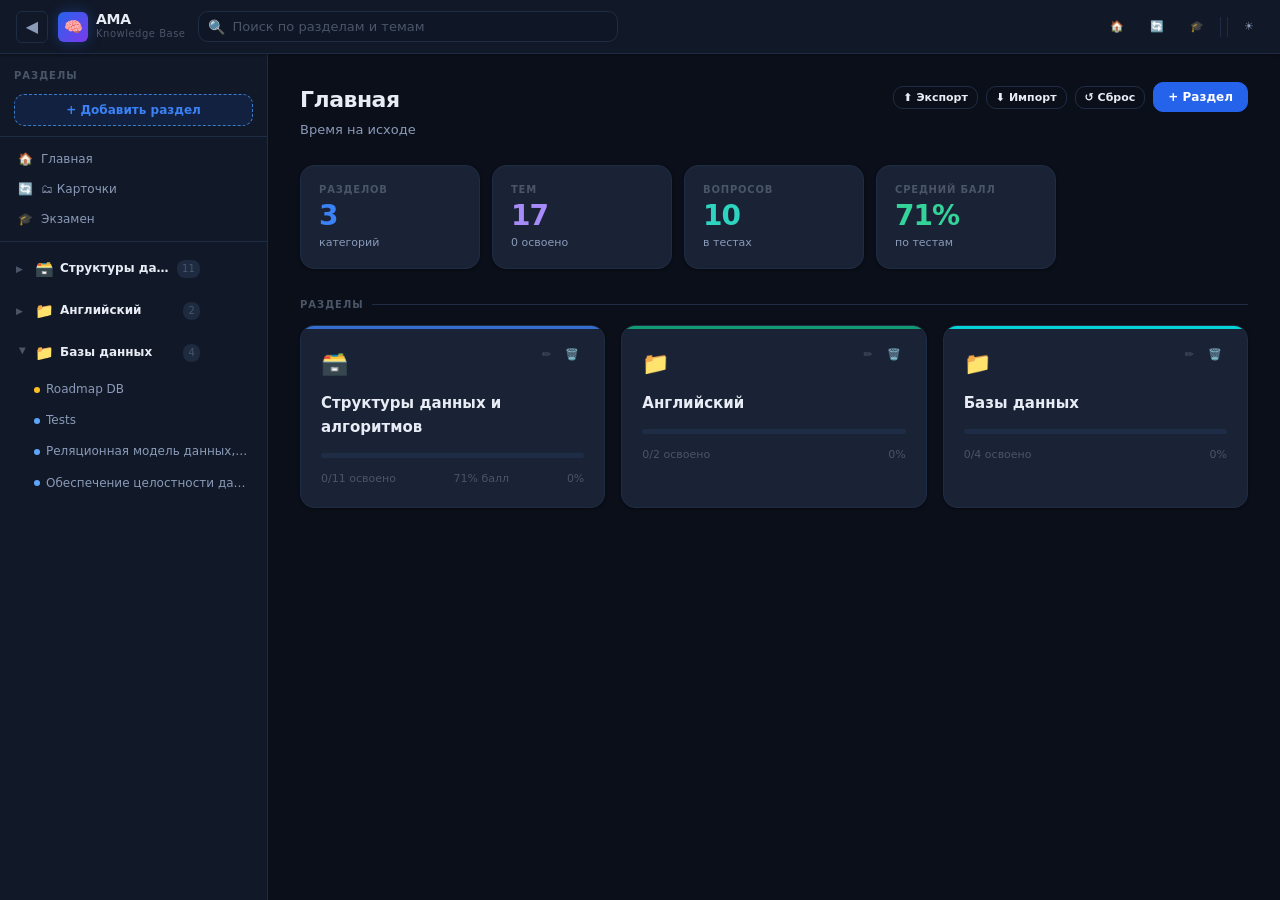
<file: index.html>
<!DOCTYPE html>
<html lang="ru" data-theme="dark">
<head>
  <meta charset="UTF-8">
  <meta name="viewport" content="width=device-width, initial-scale=1.0">
  <title>Maxatbek</title>
  <link rel="stylesheet" href="style.css">
</head>
<body>

<div id="app">

  <!-- ══ TOPBAR ══════════════════════════════════════ -->
  <header id="topbar">
    <div class="topbar-left">
      <button class="btn-sidebar-toggle" id="btnSidebar" title="Скрыть/показать панель">◀</button>
      <a class="logo" href="#" onclick="return false">
        <div class="logo-icon">🧠</div>
        <div>
          <div class="logo-text">AMA</div>
          <div class="logo-version">Knowledge Base</div>
        </div>
      </a>
    </div>

    <div class="topbar-search">
      <span class="topbar-search-icon">🔍</span>
      <input type="text" id="searchInput" placeholder="Поиск по разделам и темам" autocomplete="off">
    </div>

    <div class="topbar-right">
      <!-- Nav Pills -->
      <button class="btn btn-ghost btn-sm" id="navHome" title="Главная">🏠</button>
      <button class="btn btn-ghost btn-sm" id="navRep" title="К повторению">🔄</button>
      <button class="btn btn-ghost btn-sm" id="navExam" title="Экзамен">🎓</button>

      <div style="width:1px;height:20px;background:var(--border);flex-shrink:0"></div>

      <!-- <button class="btn btn-secondary btn-sm" id="btnExport" title="Экспорт данных">Экс</button>
      <button class="btn btn-secondary btn-sm" id="btnImport" title="Импорт данных">Имп</button> -->

      <div style="width:1px;height:20px;background:var(--border);flex-shrink:0"></div>

      <button class="btn btn-ghost btn-sm btn-icon-round" id="btnTheme" title="Сменить тему">☀️</button>
    </div>
  </header>

  <!-- ══ LAYOUT ══════════════════════════════════════ -->
  <div id="layout">

    <!-- ══ SIDEBAR ══════════════════════════════════ -->
    <aside id="sidebar">
      <div class="sidebar-header">
        <div class="sidebar-title">Разделы</div>
        <button class="btn-add-section" id="btnAddSection">+ Добавить раздел</button>
      </div>

      <!-- Nav links -->
      <div style="padding:8px;border-bottom:1px solid var(--border)">
        <div style="display:flex;flex-direction:column;gap:2px">
          <button class="sidebar-nav-btn" onclick="document.getElementById('navHome').click()" style="display:flex;align-items:center;gap:8px;padding:7px 10px;background:none;border:none;border-radius:var(--radius-md);cursor:pointer;color:var(--text-secondary);font-size:12px;font-family:var(--font-ui);font-weight:500;transition:all 0.15s;width:100%;text-align:left" onmouseover="this.style.background='var(--bg-hover)';this.style.color='var(--text-primary)'" onmouseout="this.style.background='none';this.style.color='var(--text-secondary)'">🏠 <span>Главная</span></button>
          <button class="sidebar-nav-btn" onclick="document.getElementById('navRep').click()" style="display:flex;align-items:center;gap:8px;padding:7px 10px;background:none;border:none;border-radius:var(--radius-md);cursor:pointer;color:var(--text-secondary);font-size:12px;font-family:var(--font-ui);font-weight:500;transition:all 0.15s;width:100%;text-align:left" onmouseover="this.style.background='var(--bg-hover)';this.style.color='var(--text-primary)'" onmouseout="this.style.background='none';this.style.color='var(--text-secondary)'">🔄 <span>🗂 Карточки</span></button>
          <button class="sidebar-nav-btn" onclick="document.getElementById('navExam').click()" style="display:flex;align-items:center;gap:8px;padding:7px 10px;background:none;border:none;border-radius:var(--radius-md);cursor:pointer;color:var(--text-secondary);font-size:12px;font-family:var(--font-ui);font-weight:500;transition:all 0.15s;width:100%;text-align:left" onmouseover="this.style.background='var(--bg-hover)';this.style.color='var(--text-primary)'" onmouseout="this.style.background='none';this.style.color='var(--text-secondary)'">🎓 <span>Экзамен</span></button>
        </div>
      </div>

      <div class="sections-list" id="sectionsList"></div>
    </aside>

    <!-- ══ MAIN CONTENT ════════════════════════════ -->
    <main id="main">
      <div id="content">
        <!-- Views are rendered here dynamically -->
      </div>
    </main>

    <!-- ══ STATS PANEL ════════════════════════════ -->
    <!-- <aside id="statsPanel"></aside> -->

  </div>
</div>

<!-- ══ MODALS injected dynamically by JS ══════════ -->

<script src="script.js"></script>
<script>
  // Wire up sidebar Add Section button
  document.getElementById('btnAddSection')?.addEventListener('click', () => openSectionModal());
</script>
</body>
</html>
</file>
<file: style.css>
/* ═══════════════════════════════════════════════
   PKB 2.0 — Personal Knowledge Base
   Design: Refined Dark Intelligence Platform
   ═══════════════════════════════════════════════ */

/* ── CUSTOM PROPERTIES ─────────────────────────── */
:root {
  --font-ui:    'Segoe UI', system-ui, -apple-system, sans-serif;
  --font-mono:  'Cascadia Code', 'Fira Code', 'JetBrains Mono', 'Consolas', monospace;
  --font-head:  'Segoe UI', system-ui, sans-serif;

  /* Dark palette */
  --bg-app:       #0b0f19;
  --bg-surface:   #111827;
  --bg-panel:     #151d2e;
  --bg-card:      #1a2236;
  --bg-hover:     #1e2a40;
  --bg-active:    #1e3a5f;
  --bg-input:     #0f1626;
  --bg-overlay:   rgba(0, 0, 0, 0.75);
  --bg-tooltip:   #0f1626;

  --border:       #1e2d45;
  --border-light: #253553;
  --border-focus: #3b7ccc;

  --text-primary:   #e8edf5;
  --text-secondary: #8a9ab8;
  --text-muted:     #4a5568;
  --text-code:      #93c5fd;
  --text-link:      #60a5fa;

  --accent:         #2563eb;
  --accent-hover:   #3b82f6;
  --accent-glow:    rgba(37, 99, 235, 0.3);
  --accent-dim:     rgba(37, 99, 235, 0.12);

  --green:          #059669;
  --green-text:     #34d399;
  --green-bg:       rgba(5, 150, 105, 0.12);
  --amber:          #d97706;
  --amber-text:     #fbbf24;
  --amber-bg:       rgba(217, 119, 6, 0.12);
  --red:            #dc2626;
  --red-text:       #f87171;
  --red-bg:         rgba(220, 38, 38, 0.12);
  --purple:         #7c3aed;
  --purple-text:    #a78bfa;
  --purple-bg:      rgba(124, 58, 237, 0.12);
  --teal:           #0d9488;
  --teal-text:      #2dd4bf;
  --teal-bg:        rgba(13, 148, 136, 0.12);

  --radius-xs: 3px;
  --radius-sm: 6px;
  --radius-md: 10px;
  --radius-lg: 14px;
  --radius-xl: 20px;

  --shadow-xs:  0 1px 3px rgba(0,0,0,0.4);
  --shadow-sm:  0 2px 8px rgba(0,0,0,0.45);
  --shadow-md:  0 4px 16px rgba(0,0,0,0.5);
  --shadow-lg:  0 8px 32px rgba(0,0,0,0.6);
  --shadow-xl:  0 16px 48px rgba(0,0,0,0.7);
  --glow-accent: 0 0 20px rgba(37, 99, 235, 0.25);

  --sidebar-w:  268px;
  --topbar-h:   54px;

  --transition: 0.15s ease;
  --transition-md: 0.25s ease;
}

[data-theme="light"] {
  --bg-app:       #f0f4f8;
  --bg-surface:   #ffffff;
  --bg-panel:     #f8fafc;
  --bg-card:      #ffffff;
  --bg-hover:     #f0f5ff;
  --bg-active:    #dbeafe;
  --bg-input:     #f8faff;
  --bg-overlay:   rgba(0,0,0,0.5);
  --bg-tooltip:   #1e293b;

  --border:       #e2e8f0;
  --border-light: #cbd5e1;
  --border-focus: #3b82f6;

  --text-primary:   #1e293b;
  --text-secondary: #475569;
  --text-muted:     #94a3b8;
  --text-code:      #2563eb;
  --text-link:      #2563eb;

  --accent:         #2563eb;
  --accent-hover:   #1d4ed8;
  --accent-glow:    rgba(37, 99, 235, 0.15);
  --accent-dim:     rgba(37, 99, 235, 0.08);

  --green-text:     #059669;
  --green-bg:       rgba(5, 150, 105, 0.08);
  --amber-text:     #d97706;
  --amber-bg:       rgba(217, 119, 6, 0.08);
  --red-text:       #dc2626;
  --red-bg:         rgba(220, 38, 38, 0.08);
  --purple-text:    #7c3aed;
  --purple-bg:      rgba(124, 58, 237, 0.08);
  --teal-text:      #0d9488;
  --teal-bg:        rgba(13, 148, 136, 0.08);

  --shadow-xs:  0 1px 3px rgba(0,0,0,0.08);
  --shadow-sm:  0 2px 8px rgba(0,0,0,0.1);
  --shadow-md:  0 4px 16px rgba(0,0,0,0.12);
  --shadow-lg:  0 8px 32px rgba(0,0,0,0.15);
  --glow-accent: 0 0 20px rgba(37, 99, 235, 0.1);
}

/* ── RESET ──────────────────────────────────────── */
*, *::before, *::after { box-sizing: border-box; margin: 0; padding: 0; }
html { font-size: 14px; scroll-behavior: smooth; }
body {
  font-family: var(--font-ui);
  background: var(--bg-app);
  color: var(--text-primary);
  min-height: 100vh;
  line-height: 1.6;
  -webkit-font-smoothing: antialiased;
}
a { color: var(--text-link); text-decoration: none; }
a:hover { text-decoration: underline; }
button { font-family: var(--font-ui); cursor: pointer; }
input, textarea, select { font-family: var(--font-ui); }
img { max-width: 100%; }

/* ── SCROLLBAR ──────────────────────────────────── */
::-webkit-scrollbar { width: 5px; height: 5px; }
::-webkit-scrollbar-track { background: transparent; }
::-webkit-scrollbar-thumb { background: var(--border-light); border-radius: 3px; }
::-webkit-scrollbar-thumb:hover { background: var(--text-muted); }

/* ── APP SHELL ──────────────────────────────────── */
#app { display: flex; flex-direction: column; height: 100vh; overflow: hidden; }

/* ── TOPBAR ─────────────────────────────────────── */
#topbar {
  height: var(--topbar-h);
  background: var(--bg-surface);
  border-bottom: 1px solid var(--border);
  display: flex;
  align-items: center;
  padding: 0 16px;
  gap: 12px;
  flex-shrink: 0;
  position: relative;
  z-index: 50;
  box-shadow: var(--shadow-xs);
}

.topbar-left { display: flex; align-items: center; gap: 10px; }

.btn-sidebar-toggle {
  background: none;
  border: 1px solid var(--border);
  border-radius: var(--radius-sm);
  color: var(--text-secondary);
  width: 32px; height: 32px;
  display: flex; align-items: center; justify-content: center;
  font-size: 16px;
  transition: all var(--transition);
  flex-shrink: 0;
}
.btn-sidebar-toggle:hover { background: var(--bg-hover); color: var(--text-primary); border-color: var(--border-light); }

.logo {
  display: flex; align-items: center; gap: 8px;
  text-decoration: none !important;
}
.logo-icon {
  width: 30px; height: 30px;
  background: linear-gradient(135deg, var(--accent) 0%, #7c3aed 100%);
  border-radius: var(--radius-sm);
  display: flex; align-items: center; justify-content: center;
  font-size: 15px;
  box-shadow: 0 0 14px rgba(37,99,235,0.4);
}
.logo-text {
  font-size: 14px; font-weight: 700;
  letter-spacing: -0.3px;
  color: var(--text-primary);
  line-height: 1;
}
.logo-version {
  font-size: 10px;
  color: var(--text-muted);
  font-weight: 500;
  letter-spacing: 0.5px;
}

/* Search */
.topbar-search {
  flex: 1; max-width: 420px;
  position: relative;
}
.topbar-search-icon {
  position: absolute; left: 10px; top: 50%;
  transform: translateY(-50%);
  color: var(--text-muted); font-size: 14px; pointer-events: none;
}
#searchInput {
  width: 100%;
  padding: 7px 12px 7px 34px;
  background: var(--bg-input);
  border: 1px solid var(--border);
  border-radius: var(--radius-md);
  color: var(--text-primary);
  font-size: 13px;
  outline: none;
  transition: border-color var(--transition);
}
#searchInput:focus { border-color: var(--border-focus); }
#searchInput::placeholder { color: var(--text-muted); }

.topbar-right { display: flex; align-items: center; gap: 6px; margin-left: auto; }

/* ── LAYOUT ─────────────────────────────────────── */
#layout {
  display: flex;
  flex: 1;
  overflow: hidden;
}

/* ── SIDEBAR ─────────────────────────────────────── */
#sidebar {
  width: var(--sidebar-w);
  background: var(--bg-surface);
  border-right: 1px solid var(--border);
  display: flex; flex-direction: column;
  flex-shrink: 0;
  overflow: hidden;
  transition: width var(--transition-md), opacity var(--transition-md);
}
#sidebar.collapsed { width: 0; opacity: 0; pointer-events: none; border-right-width: 0; }

.sidebar-header {
  padding: 14px 14px 10px;
  border-bottom: 1px solid var(--border);
  flex-shrink: 0;
}
.sidebar-title {
  font-size: 10px; font-weight: 700; letter-spacing: 1px;
  text-transform: uppercase; color: var(--text-muted);
  margin-bottom: 10px;
}
.btn-add-section {
  display: flex; align-items: center; justify-content: center; gap: 6px;
  width: 100%; padding: 8px;
  background: var(--accent-dim);
  border: 1px dashed var(--border-focus);
  border-radius: var(--radius-md);
  color: var(--accent-hover); font-size: 12px; font-weight: 600;
  transition: all var(--transition);
}
.btn-add-section:hover { background: var(--accent); color: #fff; border-style: solid; }

.sections-list { flex: 1; overflow-y: auto; padding: 8px; }

.section-item { margin-bottom: 4px; }
.section-row {
  display: flex; align-items: center; gap: 6px;
  padding: 7px 8px;
  border-radius: var(--radius-md);
  cursor: pointer;
  transition: background var(--transition);
  position: relative;
  user-select: none;
}
.section-row:hover { background: var(--bg-hover); }
.section-row.active { background: var(--bg-active); }

.section-chevron {
  font-size: 9px; color: var(--text-muted);
  transition: transform var(--transition);
  width: 12px; flex-shrink: 0; line-height: 1;
}
.section-chevron.open { transform: rotate(90deg); }

.section-icon { font-size: 15px; flex-shrink: 0; width: 20px; text-align: center; }
.section-name {
  font-size: 12px; font-weight: 600; flex: 1;
  overflow: hidden; text-overflow: ellipsis; white-space: nowrap;
  color: var(--text-primary);
}
.section-count {
  font-size: 10px; color: var(--text-muted);
  background: var(--bg-hover);
  padding: 1px 5px; border-radius: 8px; flex-shrink: 0;
}
.section-actions {
  display: flex; gap: 2px;
  opacity: 0; transition: opacity var(--transition);
  flex-shrink: 0;
}
.section-row:hover .section-actions { opacity: 1; }

.topics-list { padding: 2px 0 4px 18px; }

.topic-item {
  display: flex; align-items: center; gap: 6px;
  padding: 6px 8px;
  border-radius: var(--radius-sm);
  cursor: pointer;
  transition: all var(--transition);
  font-size: 12px;
  color: var(--text-secondary);
}
.topic-item:hover { background: var(--bg-hover); color: var(--text-primary); }
.topic-item.active { background: var(--bg-active); color: var(--text-primary); }
.topic-status-dot { width: 6px; height: 6px; border-radius: 50%; flex-shrink: 0; }
.topic-item-name { flex: 1; overflow: hidden; text-overflow: ellipsis; white-space: nowrap; }

/* ── MAIN ───────────────────────────────────────── */
#main { flex: 1; display: flex; overflow: hidden; }
#content { flex: 1; overflow-y: auto; }

/* ── VIEWS ──────────────────────────────────────── */
.view { display: none; padding: 28px 32px; animation: fadeIn 0.2s ease; }
.view.active { display: block; }
@keyframes fadeIn { from { opacity: 0; transform: translateY(4px); } to { opacity: 1; transform: none; } }

.view-header {
  display: flex; align-items: flex-start; justify-content: space-between;
  gap: 16px; margin-bottom: 24px; flex-wrap: wrap;
}
.view-title { font-size: 22px; font-weight: 800; letter-spacing: -0.5px; margin-bottom: 3px; }
.view-subtitle { font-size: 13px; color: var(--text-secondary); }
.view-actions { display: flex; gap: 8px; flex-wrap: wrap; align-items: center; }

/* ── STATS BAR ──────────────────────────────────── */
.stats-grid {
  display: grid;
  grid-template-columns: repeat(auto-fill, minmax(150px, 1fr));
  gap: 12px;
  margin-bottom: 28px;
}
.stat-card {
  background: var(--bg-card);
  border: 1px solid var(--border);
  border-radius: var(--radius-lg);
  padding: 16px 18px;
  display: flex; flex-direction: column; gap: 4px;
  box-shadow: var(--shadow-xs);
  transition: border-color var(--transition);
}
.stat-card:hover { border-color: var(--border-light); }
.stat-label { font-size: 10px; font-weight: 700; letter-spacing: 0.8px; text-transform: uppercase; color: var(--text-muted); }
.stat-value { font-size: 28px; font-weight: 800; letter-spacing: -1px; line-height: 1; }
.stat-detail { font-size: 11px; color: var(--text-secondary); }

/* ── SECTION CARDS ──────────────────────────────── */
.section-cards { display: grid; grid-template-columns: repeat(auto-fill, minmax(280px, 1fr)); gap: 16px; }
.section-card {
  background: var(--bg-card);
  border: 1px solid var(--border);
  border-radius: var(--radius-lg);
  padding: 20px;
  cursor: pointer;
  transition: all var(--transition-md);
  box-shadow: var(--shadow-xs);
  position: relative;
  overflow: hidden;
}
.section-card::before {
  content: '';
  position: absolute; top: 0; left: 0; right: 0; height: 3px;
  background: var(--card-color, var(--accent));
  opacity: 0.8;
}
.section-card:hover { border-color: var(--border-light); box-shadow: var(--shadow-md); transform: translateY(-2px); }
.section-card-head { display: flex; align-items: flex-start; justify-content: space-between; margin-bottom: 10px; }
.section-card-icon { font-size: 22px; }
.section-card-title { font-size: 15px; font-weight: 700; margin-bottom: 4px; }
.section-card-desc { font-size: 12px; color: var(--text-secondary); margin-bottom: 14px; line-height: 1.4; }
.section-card-progress { margin-bottom: 12px; }
.progress-bar { height: 5px; background: var(--border); border-radius: 3px; overflow: hidden; }
.progress-fill { height: 100%; border-radius: 3px; transition: width 0.4s ease; }
.section-card-footer { display: flex; justify-content: space-between; font-size: 11px; color: var(--text-muted); }

/* ── TOPIC SECTION VIEW ─────────────────────────── */
.topics-grid { display: grid; grid-template-columns: repeat(auto-fill, minmax(260px, 1fr)); gap: 12px; }
.topic-card {
  background: var(--bg-card);
  border: 1px solid var(--border);
  border-radius: var(--radius-lg);
  padding: 16px;
  cursor: pointer;
  transition: all var(--transition);
  box-shadow: var(--shadow-xs);
  position: relative;
}
.topic-card:hover { border-color: var(--border-light); box-shadow: var(--shadow-sm); }
.topic-card-title { font-size: 13px; font-weight: 700; margin-bottom: 10px; line-height: 1.3; }
.topic-card-meta { display: flex; gap: 5px; flex-wrap: wrap; margin-bottom: 10px; }
.topic-card-footer { display: flex; justify-content: space-between; align-items: center; font-size: 11px; color: var(--text-muted); }
.topic-card-actions {
  position: absolute; top: 8px; right: 8px;
  display: flex; gap: 3px; opacity: 0;
  transition: opacity var(--transition);
}
.topic-card:hover .topic-card-actions { opacity: 1; }

/* ── TOPIC DETAIL VIEW ──────────────────────────── */
.topic-detail-header {
  background: var(--bg-card);
  border: 1px solid var(--border);
  border-radius: var(--radius-lg);
  padding: 20px 24px;
  margin-bottom: 20px;
  box-shadow: var(--shadow-xs);
}
.topic-breadcrumb { font-size: 12px; color: var(--text-muted); margin-bottom: 8px; display: flex; align-items: center; gap: 6px; }
.topic-breadcrumb a { color: var(--text-link); }
.topic-detail-title { font-size: 20px; font-weight: 800; letter-spacing: -0.3px; margin-bottom: 12px; }
.topic-detail-meta { display: flex; gap: 8px; flex-wrap: wrap; margin-bottom: 10px; }
.topic-dates { display: flex; gap: 16px; font-size: 11px; color: var(--text-muted); flex-wrap: wrap; }
.topic-date-item span { color: var(--text-secondary); }
.overdue { color: var(--red-text) !important; }

/* ── TABS ───────────────────────────────────────── */
.tab-nav { display: flex; border-bottom: 1px solid var(--border); margin-bottom: 20px; gap: 2px; }
.tab-btn {
  padding: 9px 16px;
  font-size: 12px; font-weight: 600;
  color: var(--text-muted);
  background: none; border: none;
  border-bottom: 2px solid transparent;
  margin-bottom: -1px;
  transition: all var(--transition);
  display: flex; align-items: center; gap: 5px;
}
.tab-btn:hover { color: var(--text-primary); }
.tab-btn.active { color: var(--accent-hover); border-bottom-color: var(--accent-hover); }

.tab-panel { display: none; }
.tab-panel.active { display: block; animation: fadeIn 0.15s ease; }

/* ── NOTES (MARKDOWN) ───────────────────────────── */
.notes-container { position: relative; }
.notes-toolbar { display: flex; justify-content: flex-end; gap: 6px; margin-bottom: 10px; }

.notes-display {
  background: var(--bg-card);
  border: 1px solid var(--border);
  border-radius: var(--radius-lg);
  padding: 20px 24px;
  min-height: 120px;
  box-shadow: var(--shadow-xs);
  line-height: 1.75;
}
.notes-empty { color: var(--text-muted); font-style: italic; font-size: 13px; }

.notes-editor-wrap { display: none; }
.notes-editor-wrap.visible { display: block; }
#notesTextarea {
  width: 100%;
  min-height: 300px;
  background: var(--bg-input);
  border: 1px solid var(--border-focus);
  border-radius: var(--radius-lg);
  padding: 16px 20px;
  color: var(--text-primary);
  font-family: var(--font-mono);
  font-size: 13px;
  line-height: 1.7;
  resize: vertical;
  outline: none;
  transition: border-color var(--transition);
}
.notes-editor-actions { display: flex; gap: 8px; margin-top: 10px; justify-content: flex-end; }

/* Markdown Styles */
.md h1 { font-size: 18px; font-weight: 800; margin: 16px 0 10px; padding-bottom: 8px; border-bottom: 1px solid var(--border); }
.md h2 { font-size: 15px; font-weight: 700; margin: 14px 0 8px; color: var(--text-primary); }
.md h3 { font-size: 13px; font-weight: 700; margin: 12px 0 6px; color: var(--text-secondary); }
.md p { margin-bottom: 10px; font-size: 13px; }
.md ul, .md ol { margin: 8px 0 10px 20px; }
.md li { font-size: 13px; margin-bottom: 4px; }
.md code { background: var(--bg-hover); border: 1px solid var(--border-light); padding: 1px 5px; border-radius: var(--radius-xs); font-family: var(--font-mono); font-size: 11px; color: var(--text-code); }
.md pre { background: var(--bg-input); border: 1px solid var(--border); border-radius: var(--radius-md); padding: 16px 18px; overflow-x: auto; margin: 12px 0; }
.md pre code { background: none; border: none; padding: 0; font-size: 12px; color: var(--text-code); }
.md strong { font-weight: 700; }
.md em { font-style: italic; color: var(--text-secondary); }
.md blockquote { border-left: 3px solid var(--accent); padding: 8px 12px; background: var(--accent-dim); border-radius: 0 var(--radius-sm) var(--radius-sm) 0; margin: 10px 0; color: var(--text-secondary); font-style: italic; font-size: 13px; }
.md table { width: 100%; border-collapse: collapse; margin: 12px 0; font-size: 12px; }
.md th { background: var(--bg-hover); border: 1px solid var(--border); padding: 8px 12px; text-align: left; font-weight: 700; }
.md td { border: 1px solid var(--border); padding: 7px 12px; }
.md hr { border: none; border-top: 1px solid var(--border); margin: 16px 0; }
.md a { color: var(--text-link); }

/* ── LINKS ──────────────────────────────────────── */
.links-list { display: flex; flex-direction: column; gap: 8px; }
.link-card {
  display: flex; align-items: center; gap: 12px;
  background: var(--bg-card);
  border: 1px solid var(--border);
  border-radius: var(--radius-md);
  padding: 12px 16px;
  box-shadow: var(--shadow-xs);
  transition: border-color var(--transition);
}
.link-card:hover { border-color: var(--border-light); }
.link-favicon { font-size: 20px; flex-shrink: 0; }
.link-info { flex: 1; overflow: hidden; }
.link-title { font-size: 13px; font-weight: 600; white-space: nowrap; overflow: hidden; text-overflow: ellipsis; }
.link-url { font-size: 11px; color: var(--text-muted); white-space: nowrap; overflow: hidden; text-overflow: ellipsis; }
.link-note { font-size: 11px; color: var(--text-secondary); white-space: nowrap; overflow: hidden; text-overflow: ellipsis; }
.link-actions { display: flex; gap: 4px; flex-shrink: 0; }

/* ── TESTS ──────────────────────────────────────── */
.tests-toolbar { display: flex; justify-content: space-between; align-items: center; margin-bottom: 16px; flex-wrap: wrap; gap: 8px; }
.tests-list { display: flex; flex-direction: column; gap: 14px; }
.test-card {
  background: var(--bg-card);
  border: 1px solid var(--border);
  border-radius: var(--radius-lg);
  padding: 16px 18px;
  box-shadow: var(--shadow-xs);
}
.test-question { font-size: 13px; font-weight: 700; margin-bottom: 12px; line-height: 1.4; }
.test-options { display: grid; grid-template-columns: 1fr 1fr; gap: 7px; margin-bottom: 10px; }
@media (max-width: 500px) { .test-options { grid-template-columns: 1fr; } }
.test-option {
  padding: 9px 12px;
  background: var(--bg-input);
  border: 1px solid var(--border);
  border-radius: var(--radius-md);
  font-size: 12px;
  text-align: left;
  color: var(--text-primary);
  transition: all var(--transition);
  display: flex; align-items: center; gap: 8px;
  cursor: pointer;
}
.test-option:hover:not(:disabled) { background: var(--bg-hover); border-color: var(--border-light); }
.test-option.correct { background: var(--green-bg); border-color: var(--green-text); color: var(--green-text); }
.test-option.wrong { background: var(--red-bg); border-color: var(--red-text); color: var(--red-text); }
.test-option.correct-reveal { background: var(--green-bg); border-color: var(--green-text); }
.test-option:disabled { cursor: default; opacity: 0.85; }
.test-opt-letter {
  width: 20px; height: 20px; border-radius: 50%;
  background: var(--border); color: var(--text-secondary);
  display: flex; align-items: center; justify-content: center;
  font-size: 10px; font-weight: 700; flex-shrink: 0;
}
.test-opt-text { flex: 1; }
.test-explanation {
  margin-top: 10px; padding: 10px 12px;
  background: var(--accent-dim); border-radius: var(--radius-md);
  font-size: 12px; color: var(--text-secondary);
  border-left: 3px solid var(--accent);
  display: none;
}
.test-explanation.visible { display: block; animation: fadeIn 0.2s ease; }
.test-footer { display: flex; justify-content: space-between; align-items: center; flex-wrap: wrap; gap: 6px; }
.test-history { display: flex; gap: 4px; flex-wrap: wrap; }
.test-attempt { font-size: 10px; padding: 2px 6px; border-radius: 8px; font-weight: 700; }
.test-attempt.pass { background: var(--green-bg); color: var(--green-text); }
.test-attempt.fail { background: var(--red-bg); color: var(--red-text); }

/* ── EXAM MODE ──────────────────────────────────── */
.exam-container { max-width: 680px; margin: 0 auto; }
.exam-setup-card {
  background: var(--bg-card);
  border: 1px solid var(--border);
  border-radius: var(--radius-xl);
  padding: 32px 36px;
  text-align: center;
  box-shadow: var(--shadow-md);
}
.exam-setup-icon { font-size: 48px; margin-bottom: 14px; }
.exam-setup-title { font-size: 22px; font-weight: 800; margin-bottom: 6px; }
.exam-setup-desc { font-size: 13px; color: var(--text-secondary); margin-bottom: 24px; }
.exam-options-row { display: flex; gap: 16px; justify-content: center; margin-bottom: 24px; flex-wrap: wrap; }
.exam-option-card {
  flex: 1; min-width: 120px; max-width: 180px;
  background: var(--bg-input);
  border: 2px solid var(--border);
  border-radius: var(--radius-lg);
  padding: 16px 12px;
  cursor: pointer;
  transition: all var(--transition);
  text-align: center;
}
.exam-option-card:hover { border-color: var(--accent); background: var(--accent-dim); }
.exam-option-card.selected { border-color: var(--accent); background: var(--accent-dim); box-shadow: var(--glow-accent); }
.exam-option-n { font-size: 24px; font-weight: 800; color: var(--accent-hover); }
.exam-option-label { font-size: 11px; color: var(--text-secondary); }

.exam-progress-bar { height: 4px; background: var(--border); border-radius: 2px; overflow: hidden; margin: 12px 0; }
.exam-progress-fill { height: 100%; background: linear-gradient(90deg, var(--accent), var(--purple-text)); transition: width 0.3s ease; }
.exam-qnum { font-size: 11px; color: var(--text-muted); text-transform: uppercase; letter-spacing: 0.6px; }

.exam-question-card {
  background: var(--bg-card);
  border: 1px solid var(--border);
  border-radius: var(--radius-xl);
  padding: 28px 32px;
  box-shadow: var(--shadow-md);
  margin-bottom: 16px;
}
.exam-question-text { font-size: 16px; font-weight: 700; margin-bottom: 20px; line-height: 1.5; }
.exam-options { display: flex; flex-direction: column; gap: 9px; }
.exam-opt {
  display: flex; align-items: center; gap: 12px;
  padding: 12px 16px;
  background: var(--bg-input);
  border: 1.5px solid var(--border);
  border-radius: var(--radius-md);
  cursor: pointer;
  transition: all var(--transition);
  font-size: 13px; text-align: left; color: var(--text-primary);
}
.exam-opt:hover:not(:disabled) { border-color: var(--accent); background: var(--accent-dim); }
.exam-opt.correct { background: var(--green-bg); border-color: var(--green-text); color: var(--green-text); }
.exam-opt.wrong { background: var(--red-bg); border-color: var(--red-text); color: var(--red-text); }
.exam-opt.correct-reveal { background: var(--green-bg); border-color: var(--green-text); }
.exam-opt:disabled { cursor: default; }
.exam-opt-letter {
  width: 28px; height: 28px; border-radius: 50%;
  background: var(--border); color: var(--text-secondary);
  display: flex; align-items: center; justify-content: center;
  font-size: 11px; font-weight: 800; flex-shrink: 0;
}
.exam-nav { display: flex; justify-content: space-between; align-items: center; }

.exam-result-card {
  background: var(--bg-card);
  border: 1px solid var(--border);
  border-radius: var(--radius-xl);
  padding: 48px 36px;
  text-align: center;
  box-shadow: var(--shadow-lg);
  animation: fadeIn 0.3s ease;
}
.exam-result-score { font-size: 72px; font-weight: 900; letter-spacing: -3px; margin-bottom: 6px; }
.exam-result-label { font-size: 16px; color: var(--text-secondary); margin-bottom: 6px; }
.exam-result-sub { font-size: 13px; color: var(--text-muted); }
.score-excellent { color: var(--green-text); }
.score-good { color: var(--amber-text); }
.score-poor { color: var(--red-text); }

/* ── REPETITION VIEW ────────────────────────────── */
.rep-list { display: flex; flex-direction: column; gap: 10px; }
.rep-card {
  display: flex; align-items: center; gap: 14px;
  background: var(--bg-card);
  border: 1px solid var(--border);
  border-radius: var(--radius-lg);
  padding: 14px 18px;
  box-shadow: var(--shadow-xs);
  transition: border-color var(--transition);
}
.rep-card:hover { border-color: var(--border-light); }
.rep-card.difficult { border-left: 3px solid var(--red-text); }
.rep-info { flex: 1; overflow: hidden; }
.rep-title { font-size: 13px; font-weight: 700; margin-bottom: 4px; overflow: hidden; text-overflow: ellipsis; white-space: nowrap; }
.rep-meta { font-size: 11px; color: var(--text-muted); display: flex; gap: 10px; flex-wrap: wrap; }
.rep-actions { display: flex; gap: 6px; flex-shrink: 0; }

/* ── SEARCH RESULTS ─────────────────────────────── */
.search-header { margin-bottom: 16px; }
.search-results { display: flex; flex-direction: column; gap: 8px; }
.search-result-item {
  background: var(--bg-card);
  border: 1px solid var(--border);
  border-radius: var(--radius-md);
  padding: 12px 16px;
  cursor: pointer;
  transition: all var(--transition);
}
.search-result-item:hover { border-color: var(--accent); }
.search-result-type { font-size: 10px; text-transform: uppercase; letter-spacing: 0.7px; color: var(--text-muted); margin-bottom: 4px; font-weight: 700; }
.search-result-title { font-size: 13px; font-weight: 700; margin-bottom: 2px; }
.search-result-ctx { font-size: 11px; color: var(--text-secondary); }
mark { background: rgba(37,99,235,0.25); color: var(--accent-hover); border-radius: 2px; padding: 0 2px; }

/* ── BUTTONS ─────────────────────────────────────── */
.btn {
  display: inline-flex; align-items: center; gap: 5px;
  padding: 7px 14px;
  font-size: 12px; font-weight: 600;
  border-radius: var(--radius-md);
  border: 1px solid transparent;
  cursor: pointer;
  transition: all var(--transition);
  white-space: nowrap;
}
.btn-primary { background: var(--accent); color: #fff; border-color: var(--accent); }
.btn-primary:hover { background: var(--accent-hover); border-color: var(--accent-hover); }
.btn-secondary { background: transparent; color: var(--text-primary); border-color: var(--border); }
.btn-secondary:hover { background: var(--bg-hover); border-color: var(--border-light); }
.btn-ghost { background: transparent; color: var(--text-secondary); border-color: transparent; }
.btn-ghost:hover { background: var(--bg-hover); color: var(--text-primary); }
.btn-danger { background: transparent; color: var(--red-text); border-color: var(--red); }
.btn-danger:hover { background: var(--red-bg); }
.btn-success { background: var(--green); color: #fff; border-color: var(--green); }
.btn-success:hover { filter: brightness(1.15); }
.btn-sm { padding: 4px 9px; font-size: 11px; }
.btn-xs { padding: 2px 7px; font-size: 10px; }
.btn-icon { padding: 5px 8px; width: 28px; height: 28px; justify-content: center; border-radius: var(--radius-sm); }
.btn-icon-round { padding: 0; width: 30px; height: 30px; justify-content: center; border-radius: 50%; }

/* Inline icon buttons */
.ibtn {
  background: none; border: none;
  color: var(--text-muted); font-size: 11px;
  padding: 2px 5px;
  border-radius: var(--radius-xs);
  cursor: pointer;
  transition: all var(--transition);
}
.ibtn:hover { background: var(--bg-hover); color: var(--text-primary); }
.ibtn.danger:hover { color: var(--red-text); background: var(--red-bg); }

/* ── BADGES ─────────────────────────────────────── */
.badge {
  display: inline-flex; align-items: center; gap: 3px;
  padding: 2px 7px;
  border-radius: 12px;
  font-size: 10px; font-weight: 700;
  letter-spacing: 0.3px;
}
.badge-done    { background: var(--green-bg);   color: var(--green-text); }
.badge-review  { background: var(--amber-bg);   color: var(--amber-text); }
.badge-learning{ background: var(--accent-dim); color: var(--accent-hover); }
.badge-high    { background: var(--red-bg);     color: var(--red-text); }
.badge-medium  { background: var(--amber-bg);   color: var(--amber-text); }
.badge-low     { background: var(--green-bg);   color: var(--green-text); }
.badge-difficult { background: var(--red-bg);   color: var(--red-text); }
/* .badge-tag     { background: var(--bg-hover);   color: var(--text-secondary); border: 1px solid var(--border); } */
.badge-tag {
  background: var(--bg-hover);
  color: gold; /* <-- делаем звёзды желтыми */
  border: 1px solid var(--border);
}
/* ── MODALS ──────────────────────────────────────── */
.modal-overlay {
  position: fixed; inset: 0;
  background: var(--bg-overlay);
  z-index: 200;
  display: none; align-items: center; justify-content: center;
  padding: 20px;
  backdrop-filter: blur(4px);
}
.modal-overlay.open { display: flex; }
.modal {
  background: var(--bg-surface);
  border: 1px solid var(--border-light);
  border-radius: var(--radius-xl);
  box-shadow: var(--shadow-xl);
  width: 100%; max-width: 500px;
  max-height: 90vh;
  display: flex; flex-direction: column;
  animation: modalIn 0.2s cubic-bezier(0.34, 1.56, 0.64, 1);
}
.modal-lg { max-width: 620px; }
@keyframes modalIn {
  from { opacity: 0; transform: scale(0.92) translateY(-10px); }
  to   { opacity: 1; transform: scale(1) translateY(0); }
}
.modal-header {
  display: flex; align-items: center; justify-content: space-between;
  padding: 16px 20px;
  border-bottom: 1px solid var(--border);
  flex-shrink: 0;
}
.modal-title { font-size: 14px; font-weight: 800; letter-spacing: -0.2px; }
.modal-close {
  background: none; border: none;
  color: var(--text-muted); font-size: 20px; line-height: 1;
  padding: 2px 6px; border-radius: var(--radius-sm);
  cursor: pointer; transition: all var(--transition);
}
.modal-close:hover { background: var(--bg-hover); color: var(--text-primary); }
.modal-body { padding: 20px; overflow-y: auto; flex: 1; display: flex; flex-direction: column; gap: 14px; }
.modal-footer { padding: 14px 20px; border-top: 1px solid var(--border); display: flex; gap: 8px; justify-content: flex-end; flex-shrink: 0; }

/* ── FORMS ───────────────────────────────────────── */
.form-group { display: flex; flex-direction: column; gap: 5px; }
.form-label { font-size: 11px; font-weight: 700; letter-spacing: 0.5px; text-transform: uppercase; color: var(--text-secondary); }
.form-input, .form-select, .form-textarea {
  padding: 9px 12px;
  background: var(--bg-input);
  border: 1px solid var(--border);
  border-radius: var(--radius-md);
  color: var(--text-primary);
  font-size: 13px;
  outline: none;
  transition: border-color var(--transition);
}
.form-input:focus, .form-select:focus, .form-textarea:focus { border-color: var(--border-focus); }
.form-input::placeholder, .form-textarea::placeholder { color: var(--text-muted); }
.form-select { cursor: pointer; }
.form-textarea { resize: vertical; min-height: 80px; font-family: var(--font-ui); }
.form-row { display: grid; grid-template-columns: 1fr 1fr; gap: 12px; }
.form-hint { font-size: 11px; color: var(--text-muted); }
.form-check { display: flex; align-items: center; gap: 8px; cursor: pointer; }
.form-check input { width: 14px; height: 14px; cursor: pointer; accent-color: var(--accent); }
.form-check-label { font-size: 12px; color: var(--text-secondary); }

/* Difficulty stars */
.difficulty-stars { display: flex; gap: 3px; }
.star-btn { background: none; border: none; font-size: 18px; cursor: pointer; transition: transform var(--transition); line-height: 1; padding: 0; }
.star-btn:hover { transform: scale(1.2); }
/* .star-btn.on { filter: none; }
.star-btn.off { filter: grayscale(1) opacity(0.3); } */
.star-btn.on {
  color: #ff0000;
}

.star-btn.off {
  color: #ff0000;
  opacity: 0.3;
}

/* ── TAGS INPUT ──────────────────────────────────── */
.tags-container { display: flex; flex-wrap: wrap; gap: 5px; min-height: 32px; align-items: flex-start; }
.tag-remove {
  background: none; border: none;
  color: inherit; cursor: pointer; font-size: 11px; padding: 0 2px; line-height: 1;
}
.tags-input-field {
  border: none; outline: none;
  background: transparent; color: var(--text-primary);
  font-size: 12px; min-width: 80px; flex: 1;
  font-family: var(--font-ui);
}

/* ── EMPTY STATES ────────────────────────────────── */
.empty-state {
  display: flex; flex-direction: column; align-items: center;
  padding: 60px 20px; color: var(--text-muted);
  text-align: center; gap: 8px;
}
.empty-icon { font-size: 40px; filter: grayscale(0.5); }
.empty-title { font-size: 14px; font-weight: 700; color: var(--text-secondary); }
.empty-desc { font-size: 12px; }

/* ── NOTIFICATIONS ───────────────────────────────── */
.notification {
  position: fixed; bottom: 20px; right: 20px;
  background: var(--bg-card);
  border: 1px solid var(--border-light);
  border-left: 3px solid var(--accent);
  border-radius: var(--radius-md);
  padding: 10px 16px;
  font-size: 13px;
  box-shadow: var(--shadow-lg);
  z-index: 500;
  animation: slideNotif 0.25s ease;
  pointer-events: none;
  max-width: 320px;
}
.notification.success { border-left-color: var(--green-text); }
.notification.error   { border-left-color: var(--red-text); }
.notification.warning { border-left-color: var(--amber-text); }
@keyframes slideNotif { from { opacity:0; transform:translateX(16px); } to { opacity:1; transform:none; } }

/* ── SECTION DIVIDERS ────────────────────────────── */
.section-heading {
  font-size: 10px; font-weight: 800;
  text-transform: uppercase; letter-spacing: 1px;
  color: var(--text-muted);
  margin-bottom: 12px;
  display: flex; align-items: center; gap: 8px;
}
.section-heading::after { content:''; flex:1; height:1px; background:var(--border); }

/* ── RIGHT PANEL (STATS) ─────────────────────────── */
#stats-panel {
  width: 240px;
  background: var(--bg-surface);
  border-left: 1px solid var(--border);
  padding: 16px 14px;
  flex-shrink: 0;
  overflow-y: auto;
  display: flex; flex-direction: column; gap: 12px;
}
#stats-panel.hidden { display: none; }

.stats-panel-title { font-size: 10px; font-weight: 800; letter-spacing: 1px; text-transform: uppercase; color: var(--text-muted); margin-bottom: 2px; }
.mini-stat { background: var(--bg-card); border: 1px solid var(--border); border-radius: var(--radius-md); padding: 12px 14px; }
.mini-stat-label { font-size: 10px; color: var(--text-muted); text-transform: uppercase; letter-spacing: 0.6px; font-weight: 700; }
.mini-stat-val { font-size: 22px; font-weight: 800; letter-spacing: -0.5px; }
.mini-stat-sub { font-size: 10px; color: var(--text-secondary); margin-top: 2px; }

.section-stat-item { display: flex; flex-direction: column; gap: 4px; }
.section-stat-name { font-size: 11px; font-weight: 600; display: flex; justify-content: space-between; }
.section-stat-name span { color: var(--text-muted); }

/* ── RESPONSIVE ──────────────────────────────────── */
@media (max-width: 900px) {
  #stats-panel { display: none; }
  .view { padding: 20px 18px; }
}
@media (max-width: 600px) {
  :root { --sidebar-w: 250px; }
  #sidebar { position: fixed; top: var(--topbar-h); bottom: 0; left: 0; z-index: 40; transform: translateX(0); transition: transform var(--transition-md); box-shadow: var(--shadow-xl); }
  #sidebar.collapsed { width: var(--sidebar-w); opacity: 1; transform: translateX(-100%); pointer-events: none; }
  #sidebar.collapsed.mobile-open { transform: translateX(0); pointer-events: auto; }
  .stats-grid { grid-template-columns: 1fr 1fr; }
  .section-cards { grid-template-columns: 1fr; }
  .topics-grid { grid-template-columns: 1fr; }
  .form-row { grid-template-columns: 1fr; }
  .view { padding: 14px 14px; }
  .topbar-search { display: none; }
  .logo-text + .logo-version { display: none; }
}
@media (max-width: 440px) {
  .stats-grid { grid-template-columns: 1fr; }
}

/* ── MISC UTILS ──────────────────────────────────── */
.flex { display: flex; }
.flex-1 { flex: 1; }
.items-center { align-items: center; }
.justify-between { justify-content: space-between; }
.gap-6 { gap: 6px; }
.gap-8 { gap: 8px; }
.mt-12 { margin-top: 12px; }
.mt-16 { margin-top: 16px; }
.mb-8 { margin-bottom: 8px; }
.mb-12 { margin-bottom: 12px; }
.mb-16 { margin-bottom: 16px; }
.text-muted { color: var(--text-muted); }
.text-sm { font-size: 12px; }
.font-bold { font-weight: 700; }
.overflow-hidden { overflow: hidden; }

/* Transition for theme switch */
*, *::before, *::after { transition-property: background-color, border-color, color; transition-duration: 0.18s; }
button, input, textarea, select { transition: none; }
button { transition: background-color 0.12s, border-color 0.12s, color 0.12s, box-shadow 0.12s, transform 0.1s, opacity 0.12s; }
.test-option.selected {
    border-color: var(--accent); /* Ваш основной цвет темы */
    background-color: rgba(var(--accent-rgb), 0.1); 
    box-shadow: 0 0 0 2px var(--accent);
}
/* ─── НОВЫЙ ДИЗАЙН ВАРИАНТОВ ОТВЕТОВ В МОДАЛКЕ ─── */
.modern-option-row {
  display: flex;
  align-items: center;
  gap: 12px;
  margin-bottom: 12px;
  padding: 8px 12px;
  background: var(--bg-secondary);
  border: 1px solid var(--border);
  border-radius: var(--radius-md);
  transition: border-color 0.2s;
}
.modern-option-row:focus-within {
  border-color: var(--accent);
}

/* Красивый чекбокс слева */
.modern-option-checkbox {
  position: relative;
  display: flex;
  align-items: center;
  cursor: pointer;
  flex-shrink: 0;
}
.modern-option-checkbox input {
  position: absolute;
  opacity: 0;
  cursor: pointer;
  height: 0;
  width: 0;
}
.custom-checkbox {
  height: 24px;
  width: 24px;
  background-color: var(--bg-primary);
  border: 2px solid var(--border);
  border-radius: 4px;
  display: flex;
  align-items: center;
  justify-content: center;
  transition: all 0.2s;
}
.modern-option-checkbox input:checked ~ .custom-checkbox {
  background-color: #34d399; /* var(--green-text) если есть */
  border-color: #34d399;
}
.modern-option-checkbox input:checked ~ .custom-checkbox::after {
  content: "✓";
  color: white;
  font-size: 16px;
  font-weight: bold;
}

/* Поле ввода посередине */
.modern-option-input-wrapper {
  flex: 1;
  min-width: 0;
}
.modern-option-input-wrapper input {
  width: 100%;
  border: none;
  background: transparent;
  padding: 4px 0;
  font-size: 14px;
  outline: none;
  box-shadow: none;
  color: var(--text-primary);
}

/* Кнопка удаления справа */
.modern-option-delete {
  background: transparent;
  border: none;
  color: var(--text-muted);
  cursor: pointer;
  font-size: 16px;
  padding: 4px 8px;
  display: flex;
  align-items: center;
  justify-content: center;
  border-radius: 4px;
  transition: color 0.2s, background 0.2s;
  flex-shrink: 0;
}
.modern-option-delete:hover {
  color: #ef4444; /* var(--error) */
  background: rgba(239, 68, 68, 0.1);
}

@media (max-width: 480px) {
  .modern-option-row {
    padding: 6px 8px;
    gap: 8px;
  }
  .custom-checkbox { height: 20px; width: 20px; }
  .modern-option-checkbox input:checked ~ .custom-checkbox::after { font-size: 14px; }
}
</file>
